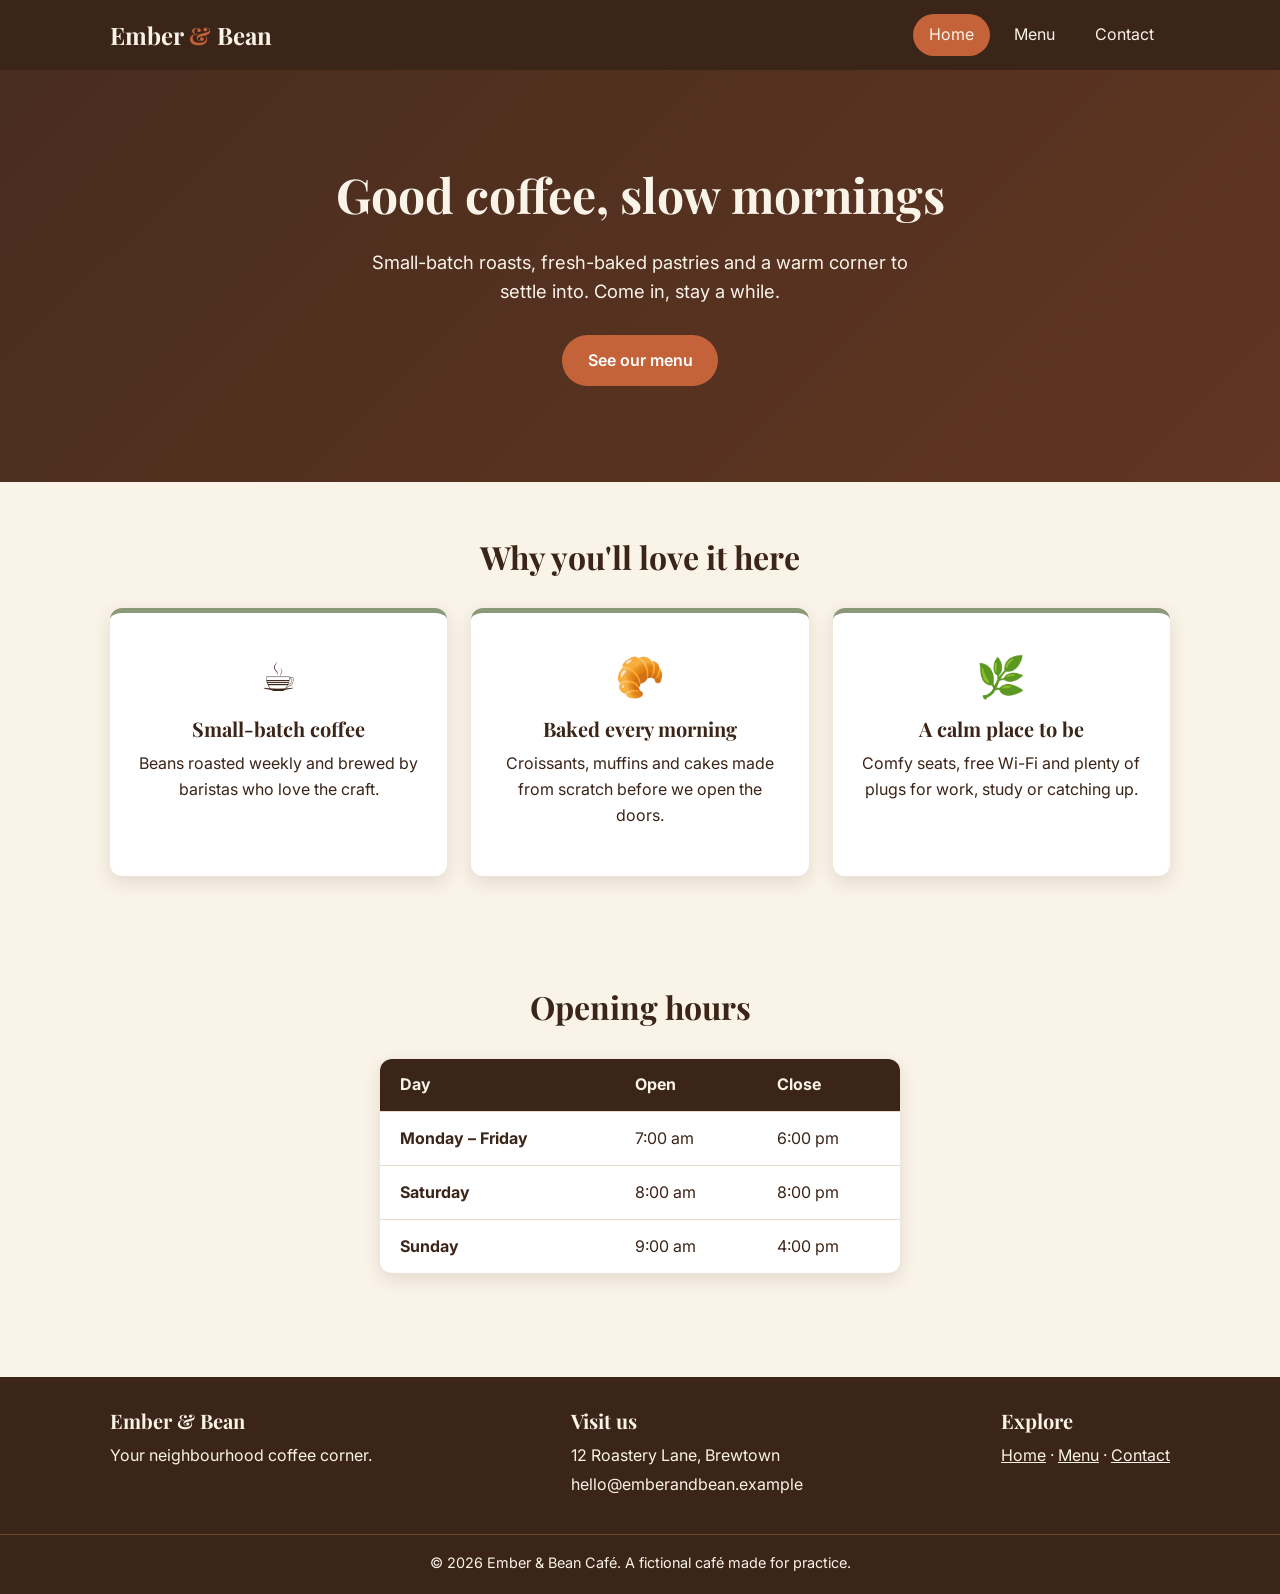
<file: index.html>
<!DOCTYPE html>
<html lang="en">
<head>
  <meta charset="UTF-8">
  <meta name="viewport" content="width=device-width, initial-scale=1.0">
  <title>Ember &amp; Bean Café | Home</title>
  <meta name="description" content="Ember & Bean is a cosy neighbourhood café serving small-batch coffee and fresh pastries.">
  <link rel="preconnect" href="https://fonts.googleapis.com">
  <link rel="preconnect" href="https://fonts.gstatic.com" crossorigin>
  <link href="https://fonts.googleapis.com/css2?family=Inter:wght@400;600&family=Playfair+Display:wght@600;700&display=swap" rel="stylesheet">
  <link rel="stylesheet" href="css/styles.css">
</head>
<body>

  <header class="site-header">
    <nav class="navbar container" aria-label="Main navigation">
      <a class="brand" href="index.html">Ember <span>&amp;</span> Bean</a>
      <button class="nav-toggle" aria-label="Toggle menu" aria-expanded="false" aria-controls="nav-links">&#9776;</button>
      <ul class="nav-links" id="nav-links">
        <li><a href="index.html" aria-current="page">Home</a></li>
        <li><a href="menu.html">Menu</a></li>
        <li><a href="contact.html">Contact</a></li>
      </ul>
    </nav>
  </header>

  <main>
    <section class="hero">
      <div class="container">
        <h1>Good coffee, slow mornings</h1>
        <p>Small-batch roasts, fresh-baked pastries and a warm corner to settle into. Come in, stay a while.</p>
        <a class="btn" href="menu.html">See our menu</a>
      </div>
    </section>

    <section class="section" aria-labelledby="highlights-title">
      <div class="container">
        <h2 class="section-title" id="highlights-title">Why you'll love it here</h2>
        <div class="cards">
          <article class="card">
            <span class="card-icon" aria-hidden="true">&#9749;</span>
            <h3>Small-batch coffee</h3>
            <p>Beans roasted weekly and brewed by baristas who love the craft.</p>
          </article>
          <article class="card">
            <span class="card-icon" aria-hidden="true">&#129360;</span>
            <h3>Baked every morning</h3>
            <p>Croissants, muffins and cakes made from scratch before we open the doors.</p>
          </article>
          <article class="card">
            <span class="card-icon" aria-hidden="true">&#127807;</span>
            <h3>A calm place to be</h3>
            <p>Comfy seats, free Wi-Fi and plenty of plugs for work, study or catching up.</p>
          </article>
        </div>
      </div>
    </section>

    <section class="section" aria-labelledby="hours-title">
      <div class="container hours-wrap">
        <h2 class="section-title" id="hours-title">Opening hours</h2>
        <table class="hours-table" aria-labelledby="hours-title">
          <thead>
            <tr>
              <th scope="col">Day</th>
              <th scope="col">Open</th>
              <th scope="col">Close</th>
            </tr>
          </thead>
          <tbody>
            <tr><th scope="row">Monday – Friday</th><td>7:00 am</td><td>6:00 pm</td></tr>
            <tr><th scope="row">Saturday</th><td>8:00 am</td><td>8:00 pm</td></tr>
            <tr><th scope="row">Sunday</th><td>9:00 am</td><td>4:00 pm</td></tr>
          </tbody>
        </table>
      </div>
    </section>
  </main>

  <footer class="site-footer">
    <div class="container footer-inner">
      <section>
        <h2>Ember &amp; Bean</h2>
        <p>Your neighbourhood coffee corner.</p>
      </section>
      <section>
        <h2>Visit us</h2>
        <p>12 Roastery Lane, Brewtown</p>
        <p>hello@emberandbean.example</p>
      </section>
      <section>
        <h2>Explore</h2>
        <p><a href="index.html">Home</a> · <a href="menu.html">Menu</a> · <a href="contact.html">Contact</a></p>
      </section>
    </div>
    <p class="footer-bottom">&copy; 2026 Ember &amp; Bean Café. A fictional café made for practice.</p>
  </footer>

  <script src="js/main.js"></script>
</body>
</html>
</file>
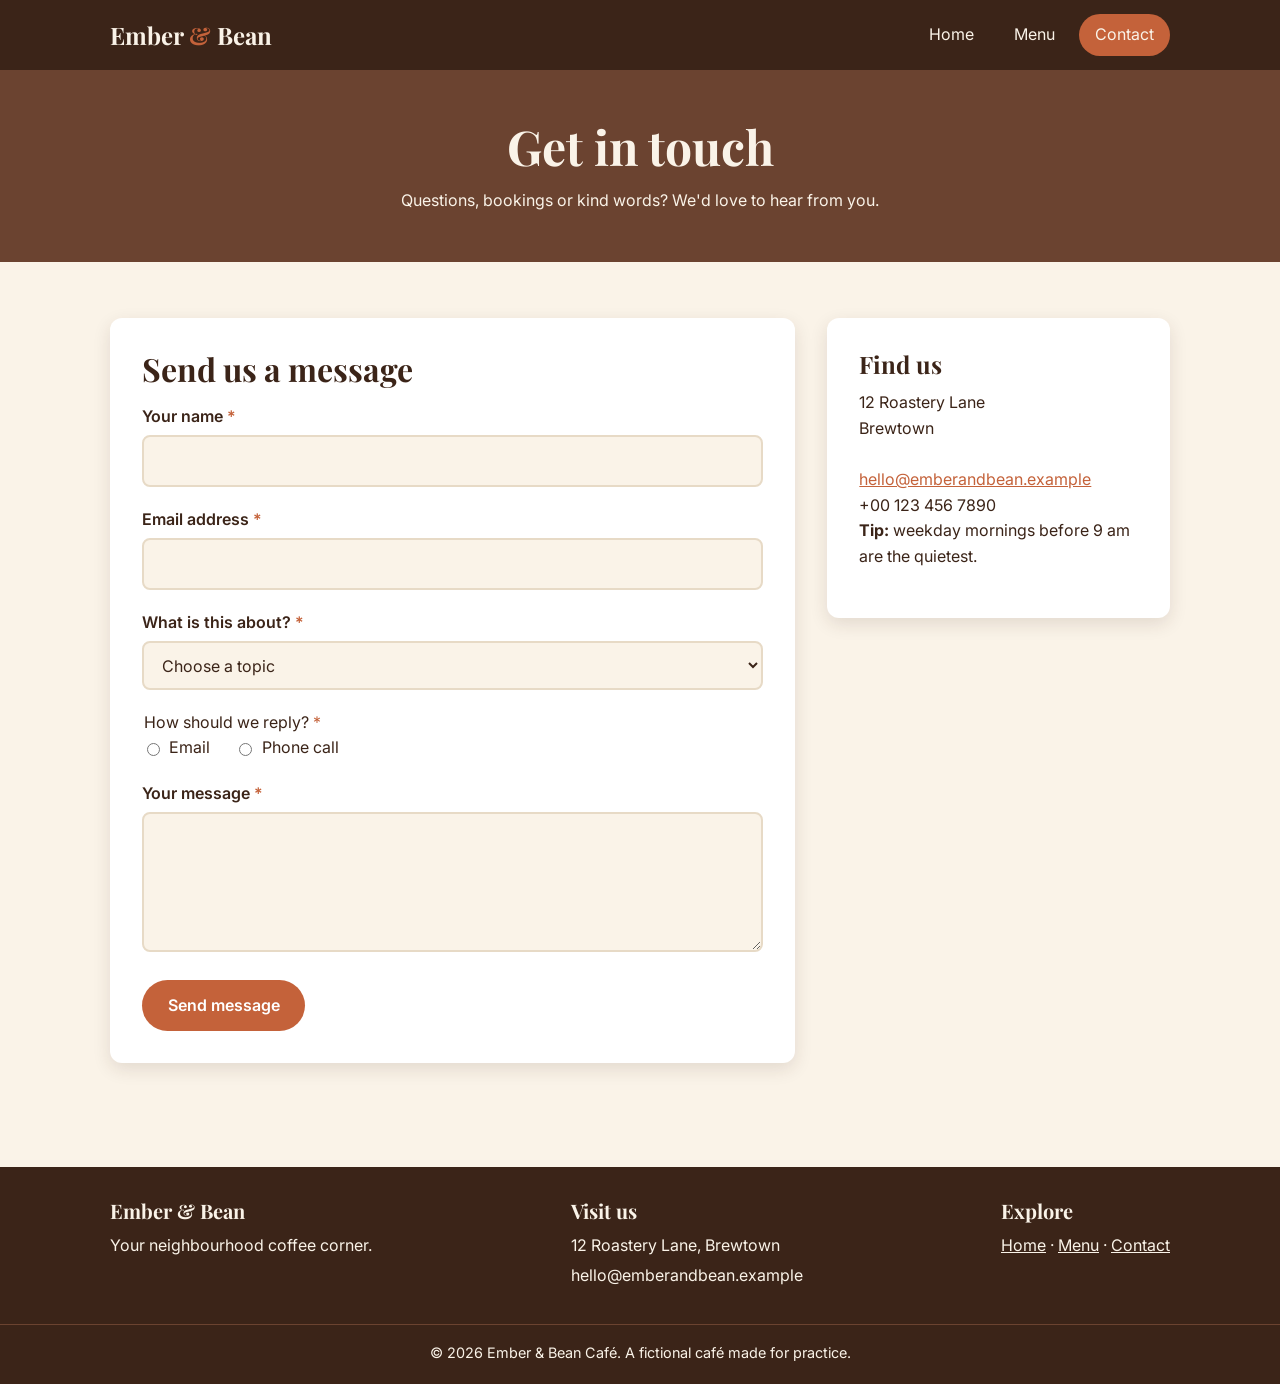
<file: contact.html>
<!doctype html>
<html lang="en">
	<head>
		<meta charset="UTF-8" />
		<meta name="viewport" content="width=device-width, initial-scale=1.0" />
		<title>Ember &amp; Bean Café | Contact</title>
		<meta
			name="description"
			content="Get in touch with Ember & Bean for bookings, feedback or general questions."
		/>
		<link rel="preconnect" href="https://fonts.googleapis.com" />
		<link rel="preconnect" href="https://fonts.gstatic.com" crossorigin />
		<link
			href="https://fonts.googleapis.com/css2?family=Inter:wght@400;600&family=Playfair+Display:wght@600;700&display=swap"
			rel="stylesheet"
		/>
		<link rel="stylesheet" href="css/styles.css" />
	</head>
	<body>
		<header class="site-header">
			<nav class="navbar container" aria-label="Main navigation">
				<a class="brand" href="index.html">Ember <span>&amp;</span> Bean</a>
				<button
					class="nav-toggle"
					aria-label="Toggle menu"
					aria-expanded="false"
					aria-controls="nav-links"
				>
					&#9776;
				</button>
				<ul class="nav-links" id="nav-links">
					<li><a href="index.html">Home</a></li>
					<li><a href="menu.html">Menu</a></li>
					<li><a href="contact.html" aria-current="page">Contact</a></li>
				</ul>
			</nav>
		</header>

		<main>
			<section class="page-banner">
				<div class="container">
					<h1>Get in touch</h1>
					<p>Questions, bookings or kind words? We'd love to hear from you.</p>
				</div>
			</section>

			<section class="section" aria-labelledby="form-title">
				<div class="container contact-layout">
					<form class="contact-form" action="#" method="post">
						<h2 id="form-title">Send us a message</h2>

						<div class="form-group">
							<label for="name"
								>Your name
								<span class="required-mark" aria-hidden="true">*</span></label
							>
							<input
								type="text"
								id="name"
								name="name"
								autocomplete="name"
								required
							/>
						</div>

						<div class="form-group">
							<label for="email"
								>Email address
								<span class="required-mark" aria-hidden="true">*</span></label
							>
							<input
								type="email"
								id="email"
								name="email"
								autocomplete="email"
								required
							/>
						</div>

						<div class="form-group">
							<label for="topic"
								>What is this about?
								<span class="required-mark" aria-hidden="true">*</span></label
							>
							<select id="topic" name="topic" required>
								<option value="" selected disabled>Choose a topic</option>
								<option value="general">General question</option>
								<option value="booking">Table booking</option>
								<option value="catering">Catering or events</option>
								<option value="feedback">Feedback</option>
							</select>
						</div>

						<fieldset>
							<legend>
								How should we reply?
								<span class="required-mark" aria-hidden="true">*</span>
							</legend>
							<div class="radio-row">
								<label for="reply-email"
									><input
										type="radio"
										id="reply-email"
										name="reply"
										value="email"
										required
									/>
									Email</label
								>
								<label for="reply-phone"
									><input
										type="radio"
										id="reply-phone"
										name="reply"
										value="phone"
									/>
									Phone call</label
								>
							</div>
						</fieldset>

						<div class="form-group">
							<label for="message"
								>Your message
								<span class="required-mark" aria-hidden="true">*</span></label
							>
							<textarea id="message" name="message" required></textarea>
						</div>

						<button class="btn" type="submit">Send message</button>
						<p class="form-message" role="status"></p>
					</form>

					<aside class="contact-info" aria-labelledby="find-title">
						<h2 id="find-title">Find us</h2>
						<address>
							12 Roastery Lane<br />
							Brewtown<br /><br />
							<a href="mailto:hello@emberandbean.example"
								>hello@emberandbean.example</a
							><br />
							+00 123 456 7890
						</address>
						<p>
							<strong>Tip:</strong> weekday mornings before 9 am are the
							quietest.
						</p>
					</aside>
				</div>
			</section>
		</main>

		<footer class="site-footer">
			<div class="container footer-inner">
				<section>
					<h2>Ember &amp; Bean</h2>
					<p>Your neighbourhood coffee corner.</p>
				</section>
				<section>
					<h2>Visit us</h2>
					<p>12 Roastery Lane, Brewtown</p>
					<p>hello@emberandbean.example</p>
				</section>
				<section>
					<h2>Explore</h2>
					<p>
						<a href="index.html">Home</a> · <a href="menu.html">Menu</a> ·
						<a href="contact.html">Contact</a>
					</p>
				</section>
			</div>
			<p class="footer-bottom">
				&copy; 2026 Ember &amp; Bean Café. A fictional café made for practice.
			</p>
		</footer>

		<script src="js/main.js"></script>
	</body>
</html>
</file>
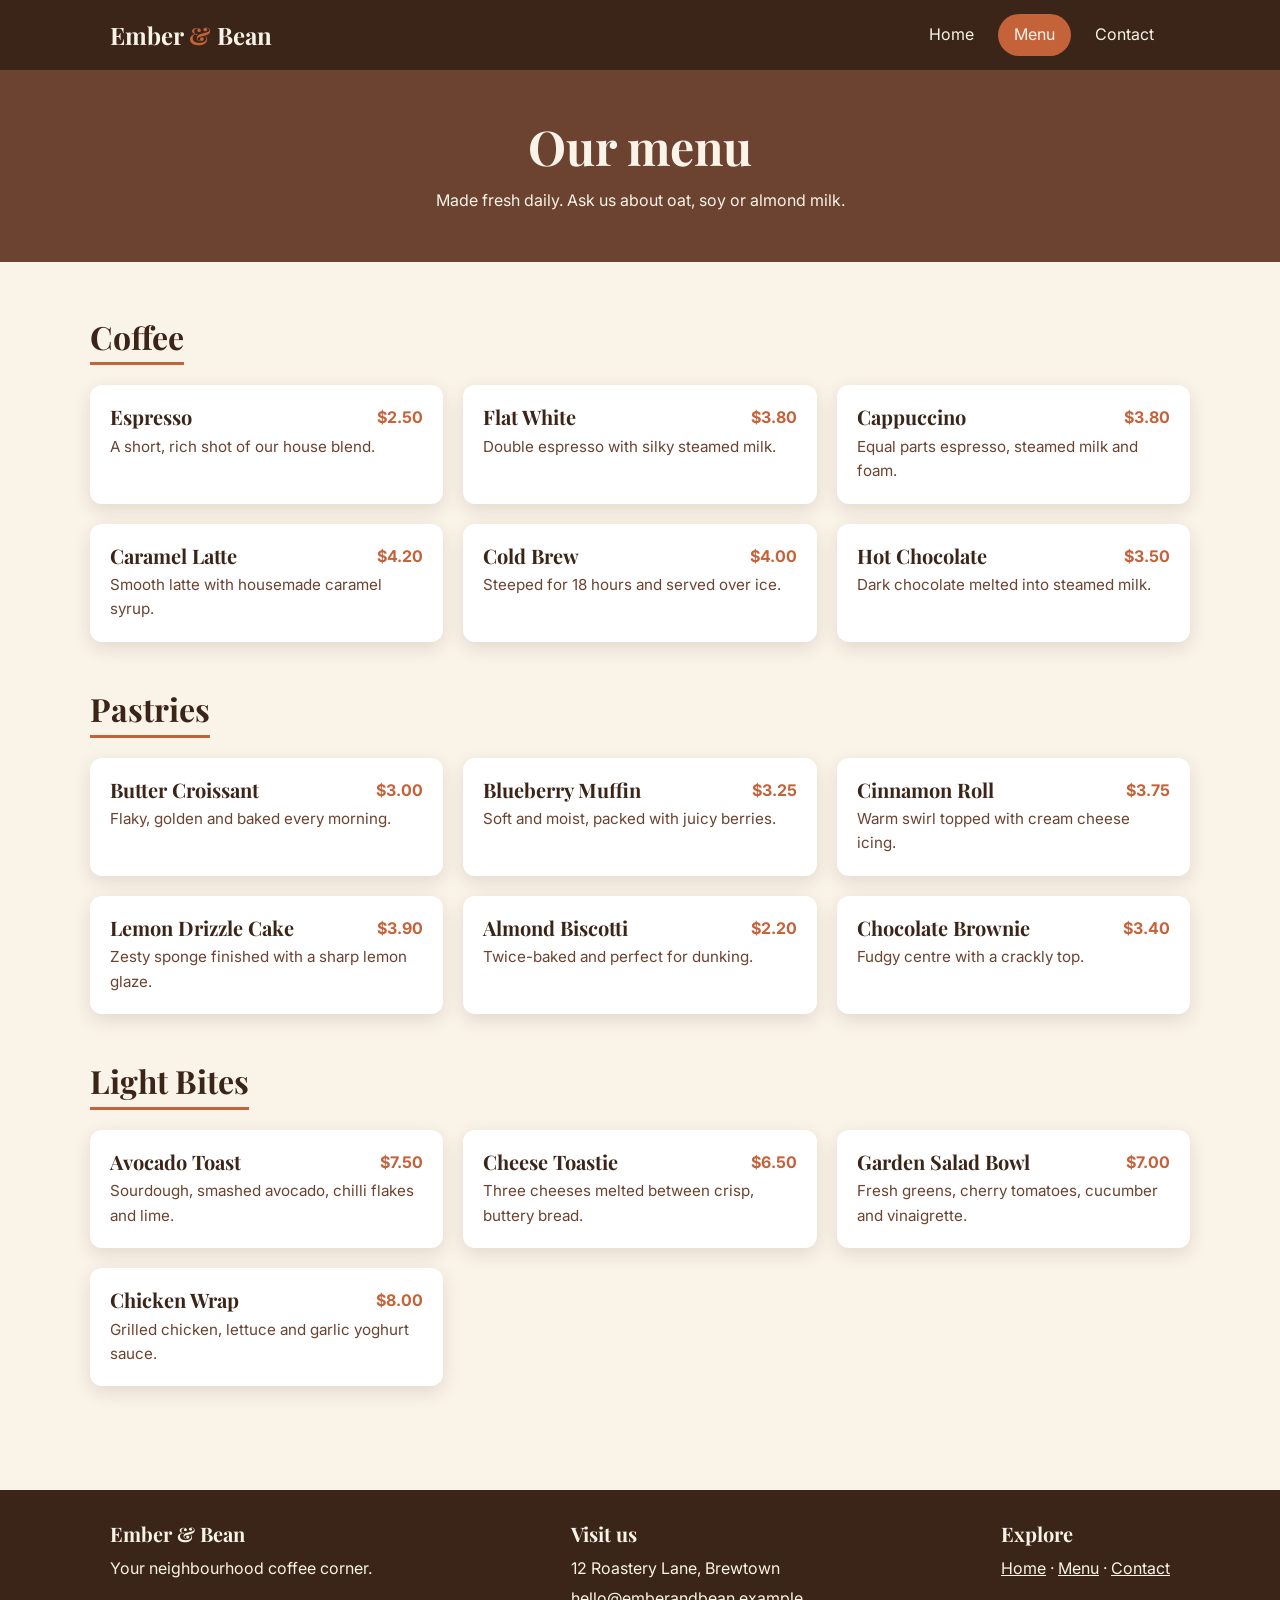
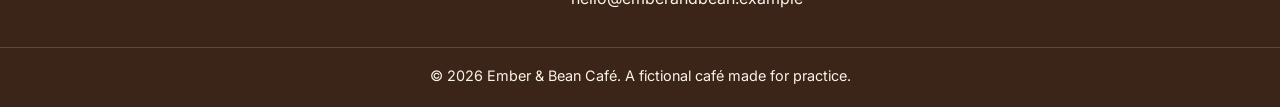
<file: menu.html>
<!DOCTYPE html>
<html lang="en">
<head>
  <meta charset="UTF-8">
  <meta name="viewport" content="width=device-width, initial-scale=1.0">
  <title>Ember &amp; Bean Café | Menu</title>
  <meta name="description" content="Browse the Ember & Bean menu: coffee, pastries and light bites.">
  <link rel="preconnect" href="https://fonts.googleapis.com">
  <link rel="preconnect" href="https://fonts.gstatic.com" crossorigin>
  <link href="https://fonts.googleapis.com/css2?family=Inter:wght@400;600&family=Playfair+Display:wght@600;700&display=swap" rel="stylesheet">
  <link rel="stylesheet" href="css/styles.css">
</head>
<body>

  <header class="site-header">
    <nav class="navbar container" aria-label="Main navigation">
      <a class="brand" href="index.html">Ember <span>&amp;</span> Bean</a>
      <button class="nav-toggle" aria-label="Toggle menu" aria-expanded="false" aria-controls="nav-links">&#9776;</button>
      <ul class="nav-links" id="nav-links">
        <li><a href="index.html">Home</a></li>
        <li><a href="menu.html" aria-current="page">Menu</a></li>
        <li><a href="contact.html">Contact</a></li>
      </ul>
    </nav>
  </header>

  <main>
    <section class="page-banner">
      <div class="container">
        <h1>Our menu</h1>
        <p>Made fresh daily. Ask us about oat, soy or almond milk.</p>
      </div>
    </section>

    <div class="container section">

      <section class="menu-category" aria-labelledby="coffee-title">
        <h2 id="coffee-title">Coffee</h2>
        <div class="menu-grid">
          <article class="menu-item">
            <h3>Espresso</h3><span class="price">$2.50</span>
            <p>A short, rich shot of our house blend.</p>
          </article>
          <article class="menu-item">
            <h3>Flat White</h3><span class="price">$3.80</span>
            <p>Double espresso with silky steamed milk.</p>
          </article>
          <article class="menu-item">
            <h3>Cappuccino</h3><span class="price">$3.80</span>
            <p>Equal parts espresso, steamed milk and foam.</p>
          </article>
          <article class="menu-item">
            <h3>Caramel Latte</h3><span class="price">$4.20</span>
            <p>Smooth latte with housemade caramel syrup.</p>
          </article>
          <article class="menu-item">
            <h3>Cold Brew</h3><span class="price">$4.00</span>
            <p>Steeped for 18 hours and served over ice.</p>
          </article>
          <article class="menu-item">
            <h3>Hot Chocolate</h3><span class="price">$3.50</span>
            <p>Dark chocolate melted into steamed milk.</p>
          </article>
        </div>
      </section>

      <section class="menu-category" aria-labelledby="pastries-title">
        <h2 id="pastries-title">Pastries</h2>
        <div class="menu-grid">
          <article class="menu-item">
            <h3>Butter Croissant</h3><span class="price">$3.00</span>
            <p>Flaky, golden and baked every morning.</p>
          </article>
          <article class="menu-item">
            <h3>Blueberry Muffin</h3><span class="price">$3.25</span>
            <p>Soft and moist, packed with juicy berries.</p>
          </article>
          <article class="menu-item">
            <h3>Cinnamon Roll</h3><span class="price">$3.75</span>
            <p>Warm swirl topped with cream cheese icing.</p>
          </article>
          <article class="menu-item">
            <h3>Lemon Drizzle Cake</h3><span class="price">$3.90</span>
            <p>Zesty sponge finished with a sharp lemon glaze.</p>
          </article>
          <article class="menu-item">
            <h3>Almond Biscotti</h3><span class="price">$2.20</span>
            <p>Twice-baked and perfect for dunking.</p>
          </article>
          <article class="menu-item">
            <h3>Chocolate Brownie</h3><span class="price">$3.40</span>
            <p>Fudgy centre with a crackly top.</p>
          </article>
        </div>
      </section>

      <section class="menu-category" aria-labelledby="bites-title">
        <h2 id="bites-title">Light Bites</h2>
        <div class="menu-grid">
          <article class="menu-item">
            <h3>Avocado Toast</h3><span class="price">$7.50</span>
            <p>Sourdough, smashed avocado, chilli flakes and lime.</p>
          </article>
          <article class="menu-item">
            <h3>Cheese Toastie</h3><span class="price">$6.50</span>
            <p>Three cheeses melted between crisp, buttery bread.</p>
          </article>
          <article class="menu-item">
            <h3>Garden Salad Bowl</h3><span class="price">$7.00</span>
            <p>Fresh greens, cherry tomatoes, cucumber and vinaigrette.</p>
          </article>
          <article class="menu-item">
            <h3>Chicken Wrap</h3><span class="price">$8.00</span>
            <p>Grilled chicken, lettuce and garlic yoghurt sauce.</p>
          </article>
        </div>
      </section>

    </div>
  </main>

  <footer class="site-footer">
    <div class="container footer-inner">
      <section>
        <h2>Ember &amp; Bean</h2>
        <p>Your neighbourhood coffee corner.</p>
      </section>
      <section>
        <h2>Visit us</h2>
        <p>12 Roastery Lane, Brewtown</p>
        <p>hello@emberandbean.example</p>
      </section>
      <section>
        <h2>Explore</h2>
        <p><a href="index.html">Home</a> · <a href="menu.html">Menu</a> · <a href="contact.html">Contact</a></p>
      </section>
    </div>
    <p class="footer-bottom">&copy; 2026 Ember &amp; Bean Café. A fictional café made for practice.</p>
  </footer>

  <script src="js/main.js"></script>
</body>
</html>
</file>
<file: css/styles.css>
:root {
  /* Colour palette */
  --color-cream: #faf3e8;
  --color-paper: #ffffff;
  --color-espresso: #3b2418;
  --color-roast: #6b4330;
  --color-terracotta: #c4623a;
  --color-terracotta-dark: #a24c29;
  --color-sage: #8a9a78;
  --color-line: #e7dac6;

  /* Fonts */
  --font-heading: "Playfair Display", Georgia, "Times New Roman", serif;
  --font-body: "Inter", system-ui, -apple-system, "Segoe UI", Arial, sans-serif;

  /* Spacing and shape */
  --radius: 12px;
  --shadow: 0 6px 18px rgba(59, 36, 24, 0.12);
  --max-width: 1100px;
}

*,
*::before,
*::after {
  box-sizing: border-box;
}

body {
  margin: 0;
  font-family: var(--font-body);
  color: var(--color-espresso);
  background: var(--color-cream);
  line-height: 1.6;
  display: flex;
  flex-direction: column;
  min-height: 100vh;
}

main {
  flex: 1;
}

h1,
h2,
h3 {
  font-family: var(--font-heading);
  line-height: 1.2;
  margin: 0 0 0.5em;
}

h1 { font-size: 3rem; }
h2 { font-size: 2rem; }
h3 { font-size: 1.25rem; }

p { margin: 0 0 1em; }

a { color: var(--color-terracotta); }

.container {
  width: 100%;
  max-width: var(--max-width);
  margin: 0 auto;
  padding: 0 1.25rem;
}

.section {
  padding: 3.5rem 0;
}

.section-title {
  text-align: center;
  margin-bottom: 2rem;
}

/* ---------- Header and flexbox navbar ---------- */
.site-header {
  background: var(--color-espresso);
  position: sticky;
  top: 0;
  z-index: 10;
}

.navbar {
  display: flex;
  align-items: center;
  justify-content: space-between;
  padding-top: 0.9rem;
  padding-bottom: 0.9rem;
}

.brand {
  font-family: var(--font-heading);
  font-size: 1.5rem;
  font-weight: 700;
  color: var(--color-cream);
  text-decoration: none;
}

.brand span {
  color: var(--color-terracotta);
}

.nav-links {
  display: flex;
  gap: 0.5rem;
  list-style: none;
  margin: 0;
  padding: 0;
}

.nav-links a {
  display: block;
  padding: 0.5rem 1rem;
  color: var(--color-cream);
  text-decoration: none;
  border-radius: 999px;
  transition: background 0.2s;
}

.nav-links a:hover,
.nav-links a:focus-visible {
  background: var(--color-roast);
}

.nav-links a[aria-current="page"] {
  background: var(--color-terracotta);
}

/* Hamburger button: hidden on large screens, shown on phones */
.nav-toggle {
  display: none;
  background: none;
  border: 2px solid var(--color-cream);
  color: var(--color-cream);
  font-size: 1.25rem;
  line-height: 1;
  padding: 0.4rem 0.7rem;
  border-radius: 8px;
  cursor: pointer;
}

/* ---------- Buttons ---------- */
.btn {
  display: inline-block;
  background: var(--color-terracotta);
  color: #fff;
  border: none;
  padding: 0.8rem 1.6rem;
  border-radius: 999px;
  font: inherit;
  font-weight: 600;
  text-decoration: none;
  cursor: pointer;
  transition: background 0.2s, transform 0.2s;
}

.btn:hover,
.btn:focus-visible {
  background: var(--color-terracotta-dark);
  transform: translateY(-2px);
}

/* ---------- Home: hero ---------- */
.hero {
  background:
    linear-gradient(rgba(59, 36, 24, 0.72), rgba(59, 36, 24, 0.72)),
    linear-gradient(135deg, var(--color-roast), var(--color-terracotta));
  color: var(--color-cream);
  text-align: center;
  padding: 6rem 0;
}

.hero p {
  max-width: 560px;
  margin: 0 auto 1.75rem;
  font-size: 1.15rem;
}

/* ---------- Home: highlight cards ---------- */
.cards {
  display: flex;
  gap: 1.5rem;
}

.card {
  flex: 1;
  background: var(--color-paper);
  border-radius: var(--radius);
  box-shadow: var(--shadow);
  padding: 2rem 1.5rem;
  text-align: center;
  border-top: 5px solid var(--color-sage);
}

.card-icon {
  font-size: 2.5rem;
  display: block;
  margin-bottom: 0.5rem;
}

/* ---------- Home: opening hours table ---------- */
.hours-wrap {
  max-width: 560px;
  margin: 0 auto;
}

.hours-table {
  width: 100%;
  border-collapse: collapse;
  background: var(--color-paper);
  border-radius: var(--radius);
  overflow: hidden;
  box-shadow: var(--shadow);
}

.hours-table caption {
  font-family: var(--font-heading);
  font-size: 1.25rem;
  padding-bottom: 0.75rem;
  text-align: left;
}

.hours-table th,
.hours-table td {
  padding: 0.85rem 1.25rem;
  text-align: left;
  border-bottom: 1px solid var(--color-line);
}

.hours-table thead th {
  background: var(--color-espresso);
  color: var(--color-cream);
}

.hours-table tbody tr:last-child td,
.hours-table tbody tr:last-child th {
  border-bottom: none;
}

/* ---------- Page banner (Menu and Contact) ---------- */
.page-banner {
  background: var(--color-roast);
  color: var(--color-cream);
  text-align: center;
  padding: 3rem 0;
}

.page-banner h1 {
  margin-bottom: 0.25em;
}

.page-banner p {
  margin: 0;
}

/* ---------- Menu: CSS Grid ---------- */
.menu-category + .menu-category {
  margin-top: 3rem;
}

.menu-category h2 {
  border-bottom: 3px solid var(--color-terracotta);
  display: inline-block;
  padding-bottom: 0.2em;
  margin-bottom: 1.25rem;
}

.menu-grid {
  display: grid;
  grid-template-columns: repeat(3, 1fr);
  gap: 1.25rem;
}

.menu-item {
  background: var(--color-paper);
  border-radius: var(--radius);
  box-shadow: var(--shadow);
  padding: 1.25rem;
  display: grid;
  grid-template-columns: 1fr auto;
  gap: 0.25rem 1rem;
  align-content: start;
}

.menu-item h3 {
  margin: 0;
}

.menu-item p {
  grid-column: 1 / -1;
  margin: 0;
  color: var(--color-roast);
  font-size: 0.95rem;
}

.price {
  font-weight: 700;
  color: var(--color-terracotta);
}

/* ---------- Contact: form ---------- */
.contact-layout {
  display: grid;
  grid-template-columns: 2fr 1fr;
  gap: 2rem;
  align-items: start;
}

.contact-form,
.contact-info {
  background: var(--color-paper);
  border-radius: var(--radius);
  box-shadow: var(--shadow);
  padding: 2rem;
}

.form-group {
  margin-bottom: 1.25rem;
}

.form-group label,
.form-group legend {
  display: block;
  font-weight: 600;
  margin-bottom: 0.35rem;
  padding: 0;
}

.contact-form fieldset {
  border: none;
  margin: 0 0 1.25rem;
  padding: 0;
}

.required-mark {
  color: var(--color-terracotta);
}

.contact-form input[type="text"],
.contact-form input[type="email"],
.contact-form select,
.contact-form textarea {
  width: 100%;
  font: inherit;
  color: inherit;
  padding: 0.7rem 0.9rem;
  border: 2px solid var(--color-line);
  border-radius: 8px;
  background: var(--color-cream);
}

.contact-form input:focus,
.contact-form select:focus,
.contact-form textarea:focus {
  outline: none;
  border-color: var(--color-terracotta);
}

.contact-form textarea {
  min-height: 140px;
  resize: vertical;
}

.radio-row {
  display: flex;
  gap: 1.5rem;
  flex-wrap: wrap;
}

.radio-row label {
  display: inline-flex;
  align-items: center;
  gap: 0.4rem;
  font-weight: 400;
  margin: 0;
}

.form-message {
  display: none;
  background: var(--color-sage);
  color: #fff;
  padding: 0.9rem 1.1rem;
  border-radius: 8px;
  margin-top: 1rem;
}

.form-message.show {
  display: block;
}

.contact-info h2 {
  font-size: 1.5rem;
}

.contact-info address {
  font-style: normal;
}

/* ---------- Footer ---------- */
.site-footer {
  background: var(--color-espresso);
  color: var(--color-cream);
  margin-top: 3rem;
}

.footer-inner {
  display: flex;
  justify-content: space-between;
  gap: 1.5rem;
  padding-top: 2rem;
  padding-bottom: 2rem;
}

.site-footer h2 {
  font-size: 1.25rem;
}

.site-footer p {
  margin: 0 0 0.25em;
}

.site-footer a {
  color: var(--color-cream);
}

.footer-bottom {
  border-top: 1px solid var(--color-roast);
  text-align: center;
  padding: 1rem 1.25rem;
  font-size: 0.9rem;
}

/* Media query 1 — tablet */
@media (max-width: 900px) {
  h1 { font-size: 2.5rem; }
  h2 { font-size: 1.75rem; }

  .hero { padding: 4.5rem 0; }

  .cards { flex-wrap: wrap; }
  .card { flex: 1 1 calc(50% - 1.5rem); }

  .menu-grid { grid-template-columns: repeat(2, 1fr); }

  .contact-layout { grid-template-columns: 1fr; }
}

/* Media query 2 — phone */
@media (max-width: 600px) {
  h1 { font-size: 2rem; }
  h2 { font-size: 1.5rem; }

  .section { padding: 2.5rem 0; }
  .hero { padding: 3.5rem 0; }

 
  .navbar {
    flex-wrap: wrap;
  }

  .nav-toggle {
    display: block;
  }

  .nav-links {
    display: none;
    flex-direction: column;
    width: 100%;
    margin-top: 0.75rem;
    gap: 0.25rem;
  }

  .nav-links.open {
    display: flex;
  }

  .nav-links a {
    border-radius: 8px;
  }

  .cards { flex-direction: column; }
  .card { flex: none; }

  .menu-grid { grid-template-columns: 1fr; }

  .contact-form,
  .contact-info { padding: 1.25rem; }

  .footer-inner {
    flex-direction: column;
    text-align: center;
  }
}
</file>
